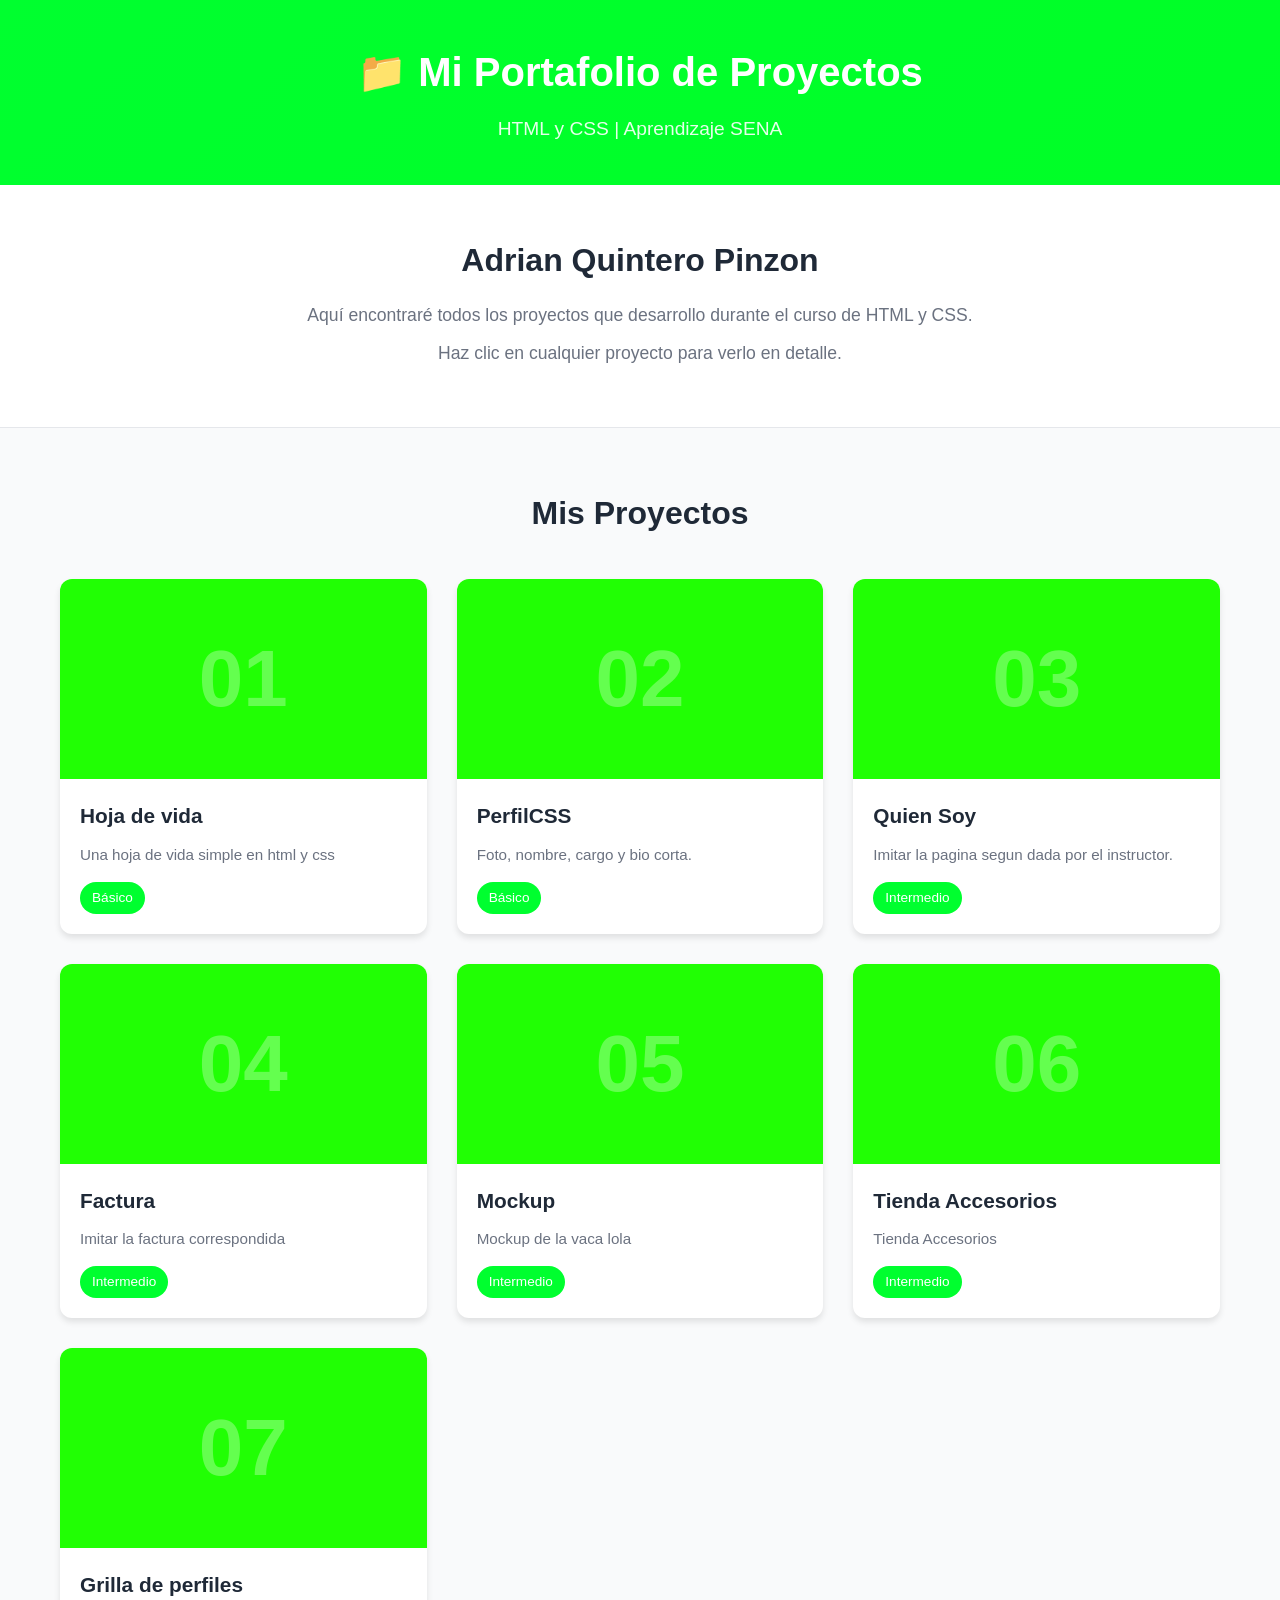
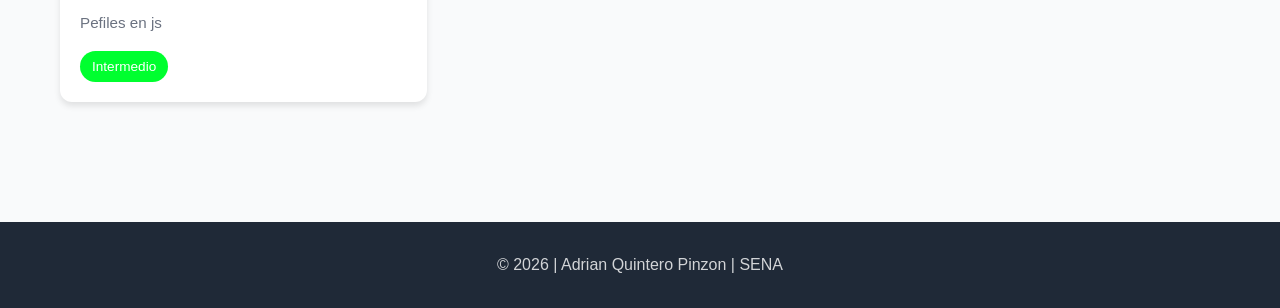
<file: index.html>
<!DOCTYPE html>
<html lang="es">
<head>
    <meta charset="UTF-8">
    <meta name="viewport" content="width=device-width, initial-scale=1.0">
    <title>Mis Proyectos | Portafolio de Estudiante</title>
    <link rel="stylesheet" href="./styles.css">
</head>
<body>
    <!-- Header / Encabezado -->
    <header class="header">
        <div class="container">
            <h1 class="titulo">📁 Mi Portafolio de Proyectos</h1>
            <p class="subtitulo">HTML y CSS | Aprendizaje SENA</p>
        </div>
    </header>

    <!-- Sección Hero - Presentación -->
    <section class="hero">
        <div class="container">
            <h2>Adrian Quintero Pinzon</h2>
            <p>Aquí encontraré todos los proyectos que desarrollo durante el curso de HTML y CSS.</p>
            <p>Haz clic en cualquier proyecto para verlo en detalle.</p>
        </div>
    </section>

    <!-- Galería de Proyectos -->
    <main class="main">
        <div class="container">
            <h2 class="section-title">Mis Proyectos</h2>

            <div class="galeria">
                <!-- Proyecto 1 -->
                <a href="./Proyecto 1/index.html" class="proyecto-card">
                    <div class="proyecto-imagen proyecto-1">
                        <span class="numero-proyecto">01</span>
                        <div class="overlay">
                            <span class="ver-mas">Ver Proyecto →</span>
                        </div>
                    </div>
                    <div class="proyecto-info">
                        <h3>Hoja de vida</h3>
                        <p>Una hoja de vida simple en html y css</p>
                        <span class="etiqueta">Básico</span>
                    </div>
                </a>

                <a href="./Proyecto 2/index.html" class="proyecto-card">
                    <div class="proyecto-imagen proyecto-1">
                        <span class="numero-proyecto">02</span>
                        <div class="overlay">
                            
                        </div>
                    </div>
                    <div class="proyecto-info">
                        <h3>PerfilCSS</h3>
                        <p>Foto, nombre, cargo y bio corta.</p>
                        <span class="etiqueta">Básico</span>
                    </div>
                </a>

                <!-- Proyecto 2 -->
                <a href="./Proyecto 3/index.html" class="proyecto-card">
                    <div class="proyecto-imagen proyecto-2">
                        <span class="numero-proyecto">03</span>
                        <div class="overlay">
                            <span class="ver-mas">Ver Proyecto →</span>
                        </div>
                    </div>
                    <div class="proyecto-info">
                        <h3>Quien Soy</h3>
                        <p>Imitar la pagina segun dada por el instructor.</p>
                        <span class="etiqueta">Intermedio</span>
                    </div>
                </a>

                <a href="./Proyecto 4/index.html" class="proyecto-card">
                    <div class="proyecto-imagen proyecto-2">
                        <span class="numero-proyecto">04</span>
                        <div class="overlay">
                            <span class="ver-mas">Ver Proyecto →</span>
                        </div>
                    </div>
                    <div class="proyecto-info">
                        <h3>Factura</h3>
                        <p>Imitar la factura correspondida</p>
                        <span class="etiqueta">Intermedio</span>
                    </div>
                </a>

                
                <a href="./Proyecto 5/index.html" class="proyecto-card">
                    <div class="proyecto-imagen proyecto-2">
                        <span class="numero-proyecto">05</span>
                        <div class="overlay">
                            <span class="ver-mas">Ver Proyecto →</span>
                        </div>
                    </div>
                    <div class="proyecto-info">
                        <h3>Mockup</h3>
                        <p>Mockup de la vaca lola</p>
                        <span class="etiqueta">Intermedio</span>
                    </div>
                </a>
             
                  <a href="./Proyecto 6/index.html" class="proyecto-card">
                    <div class="proyecto-imagen proyecto-2">
                        <span class="numero-proyecto">06</span>
                        <div class="overlay">
                            <span class="ver-mas">Ver Proyecto →</span>
                        </div>
                    </div>
                    <div class="proyecto-info">
                        <h3>Tienda Accesorios</h3>
                        <p>Tienda Accesorios</p>
                        <span class="etiqueta">Intermedio</span>
                    </div>
                </a>
             
                <a href="./Proyecto7/index.html" class="proyecto-card">
                    <div class="proyecto-imagen proyecto-2">
                        <span class="numero-proyecto">07</span>
                        <div class="overlay">
                            <span class="ver-mas">Ver Proyecto →</span>
                        </div>
                    </div>
                    <div class="proyecto-info">
                        <h3>Grilla de perfiles</h3>
                        <p>Pefiles en js</p>
                        <span class="etiqueta">Intermedio</span>
                    </div>
                </a>
             
             

                <!-- Agregar más proyectos copiando el bloque anterior -->
            </div>
        </div>
    </main>

    <!-- Footer -->
    <footer class="footer">
        <div class="container">
            <p>&copy; 2026 | Adrian Quintero Pinzon | SENA</p>
        </div>
    </footer>
</body>
</html>
</file>
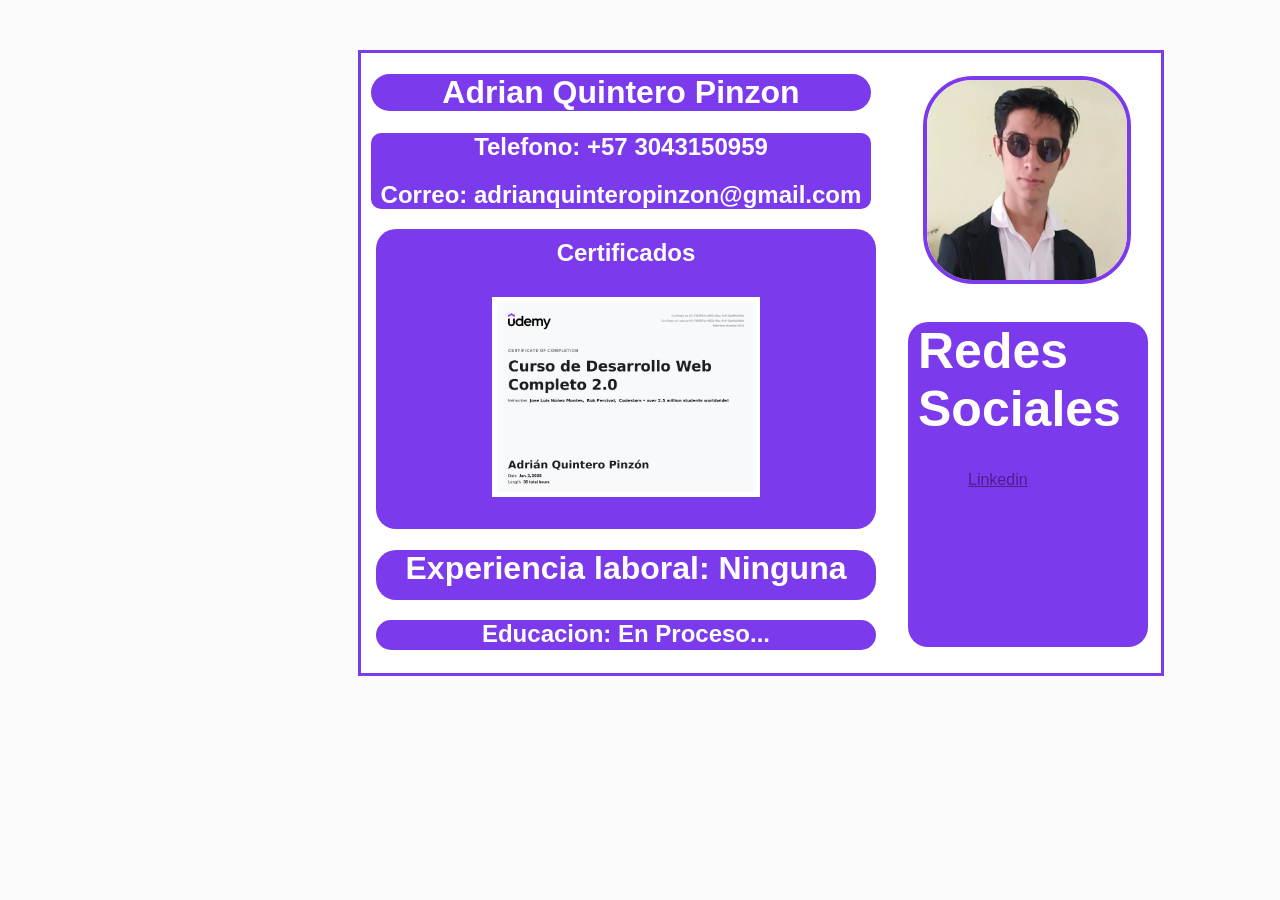
<file: Proyecto 1/index.html>
<!DOCTYPE html>
<html lang="en">

<head>
    <meta charset="UTF-8">
    <meta name="viewport" content="width=device-width, initial-scale=1.0">
    <title>Hoja De Vida</title>
    <link rel="stylesheet" href="./style.css">
</head>

<body>

    <div class="Container">
        <div class="Box-Nombre">
            <h1>Adrian Quintero Pinzon</h1>
        </div>
        <div class="Box-Contacto">
            <h2>Telefono: +57 3043150959</h2>
            <h2>Correo: adrianquinteropinzon@gmail.com</h2>
        </div>
        <div class="Box">
        </div>
        <div class="Box-Certificados">
            <h2 style="padding: 10px;">Certificados</h2>
            <img class="Certificado" src="./UC-736387cb-0952-40ac-9c1f-12adf1b2c9bb.jpg" alt="Certificado">
        </div>
        <div class="Box-Xp">
            <h1>Experiencia laboral: Ninguna</h1>
        </div>
        <div class="Box-Educacion">
            <h2>Educacion: En Proceso...</h2>
        </div>
    </div>
    <div style="margin-top: -600px;" class="Columna2">
        <img style="border: 4px solid #7C3AED; border-radius: 50px;   height: 200px; margin-left: 915px;"
            src="./1740573912037.jpg" alt="Imagen">
    </div>
    <div style="
    margin-left: 900px;
" class="Box-Redes">
        <h1 style="font-size: 50px;
    margin-left: 10px;">Redes Sociales</h1>
        <a style="margin-left: 60px;" href="">Linkedin</a>
    </div>
</body>

</html>
</file>
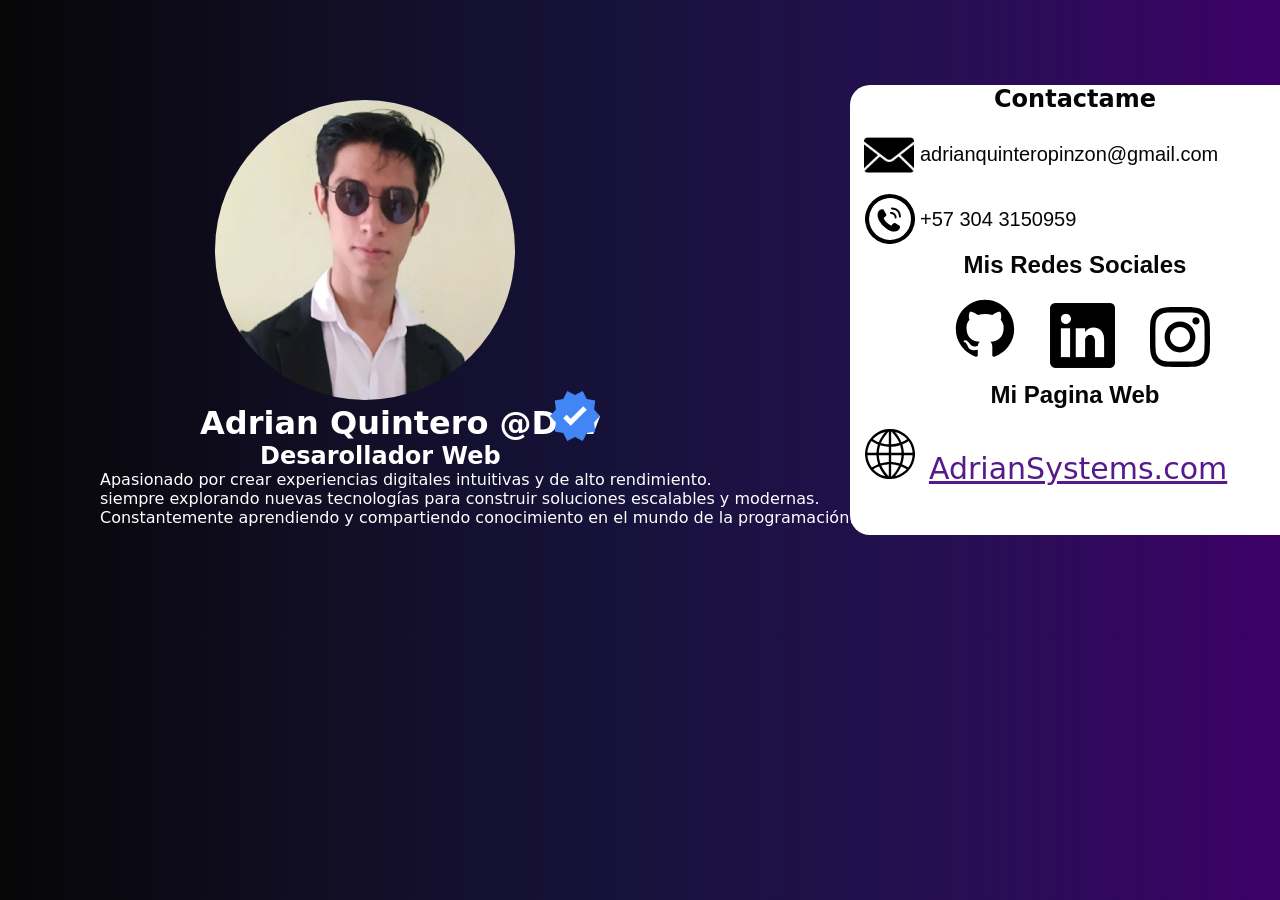
<file: Proyecto 2/index.html>
<!DOCTYPE html>
<html lang="en">
<head>
    <meta charset="UTF-8">
    <meta name="viewport" content="width=device-width, initial-scale=1.0">
    <title>Perfil CSS</title>
    <link rel="stylesheet" href="style.css">
</head>
<body>
      <div class="container-box1">
    <div class="container-box2">
        <img  style="height: 300px; border-radius: 50%; margin-left: 15px;"  src="./1740573912037.jpg" alt="">
         <h1 class="text1">Adrian Quintero @Dev</h1>
         <h2 class="text2">Desarollador Web</h2>
         <div class="Text-bio">
         <p class="Text9">Apasionado por crear experiencias digitales intuitivas y de alto rendimiento.</p>
         <p class="Text10">siempre explorando nuevas tecnologías para construir soluciones escalables y modernas.</p>
         <p class="Text11">Constantemente aprendiendo y compartiendo conocimiento en el mundo de la programación.</p>
         </div>
         <img style="height: 50px; margin-top: -150px; margin-bottom: 100px; margin-left: 350px; "  src="./google-verified-seeklogo.svg" alt="">
             <div class="container-box3">
                <h2 class="text3">Contactame</h2>
                <p class="Text4">adrianquinteropinzon@gmail.com</p>
                <img class="correo-electronico"   src="./correo-electronico.png" alt="correo-electronico">
                <div class="container-box4">
                <img class="contact-icon"  src="./contact-icon.svg" alt="contact-icon">
                <p class="Text5">+57 304 3150959</p>
                </div>
                <div class="container-box5">
                    <h2 class="Text6">Mis  Redes Sociales</h2>
                    <img  class="github-logo"  src="./logogt.svg" alt="github_logo_">
                    <div class="container-box6">
                        <img class="Linkedin-logo" src="./linkedin-seeklogo.png" alt="linkedin-seeklogo">
                    </div>
                    <div class="container-box7">
                        <img class="Instagram-logo"  src="./black-instagram-icon.svg" alt="Instagram">
                    </div>
                    <div class="container-box8">
                        <h2 class="Text7">Mi Pagina Web</h2>
                        <img  class="pagina-web" src="./1873373.svg" alt="pagina-web">
                        <a class="Text8"  href="">AdrianSystems.com</a>
                    </div>
                </div>
              </div>
    </div>
         </div>
</body>
</html>
</file>
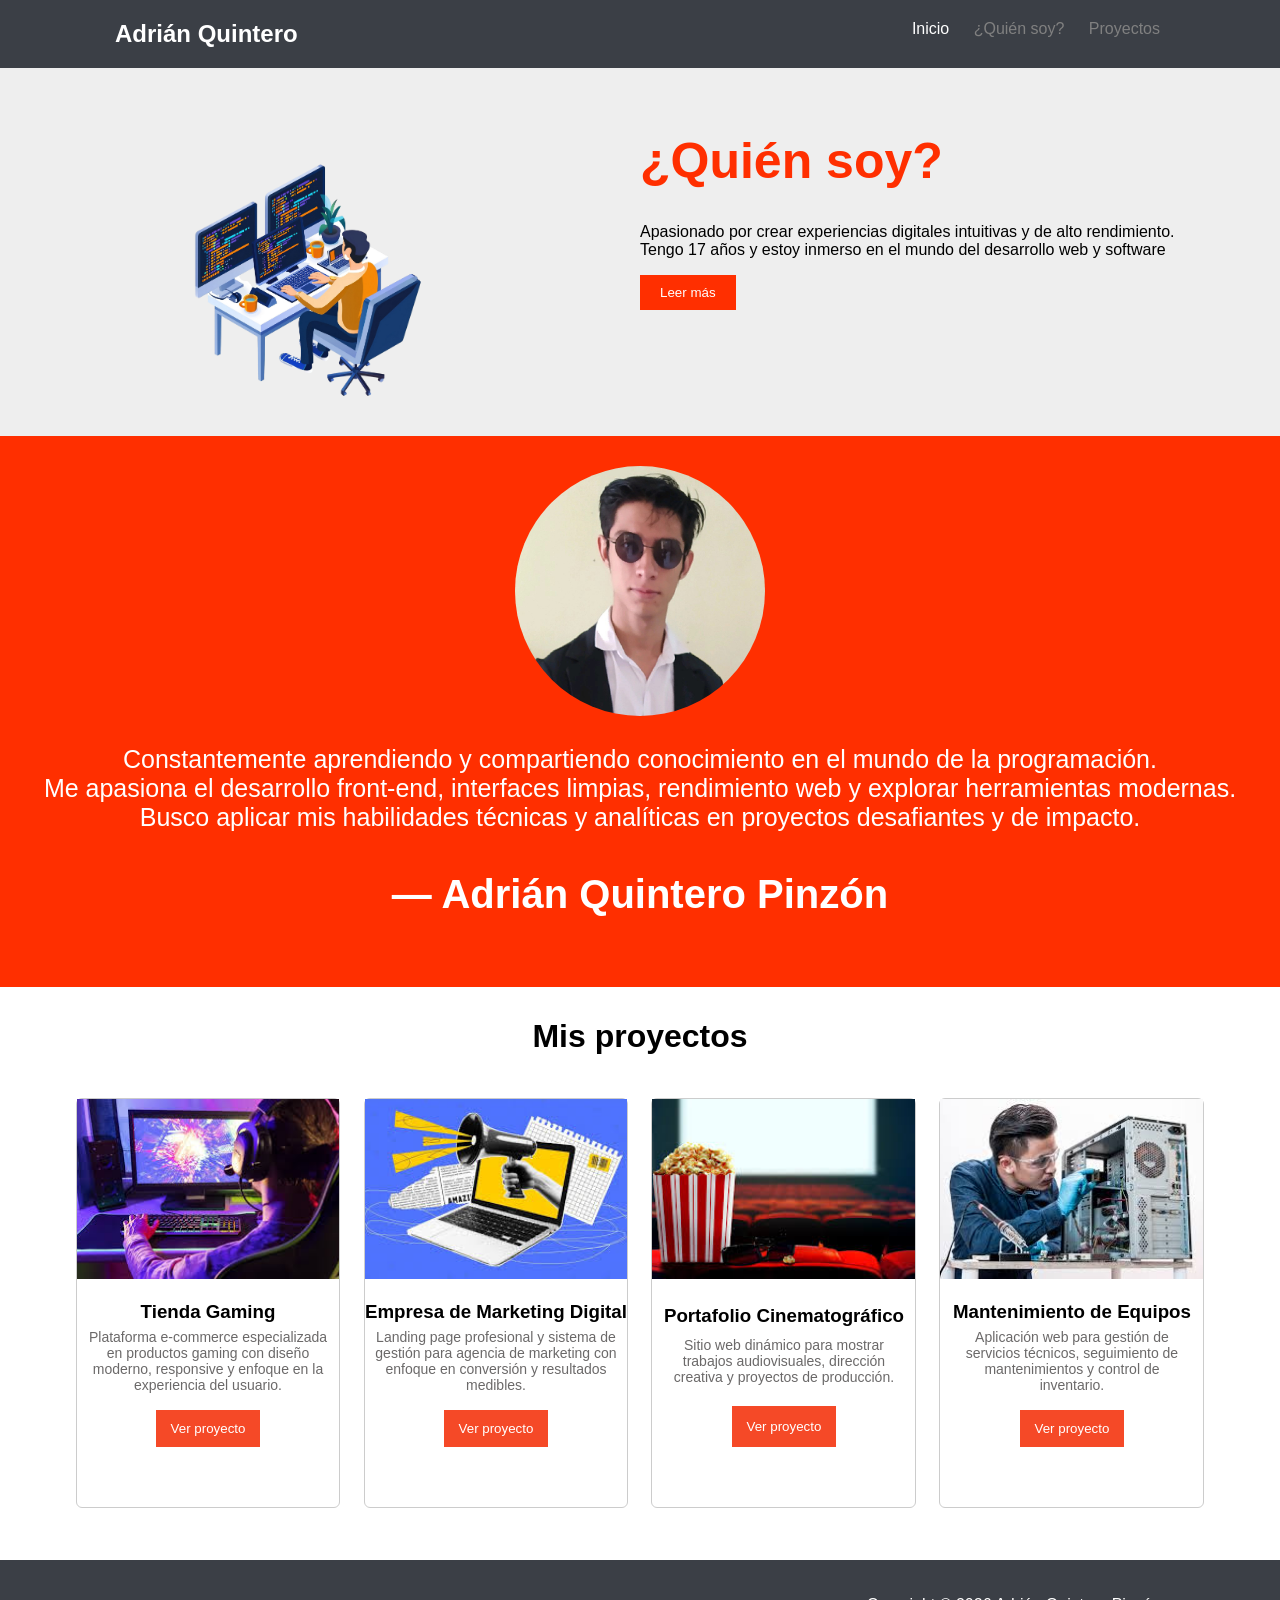
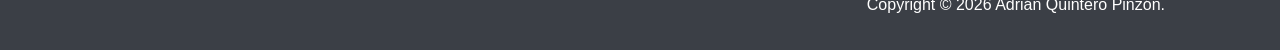
<file: Proyecto 3/index.html>
<!DOCTYPE html>
<html lang="es">
<head>
    <meta charset="UTF-8">
    <meta name="viewport" content="width=device-width, initial-scale=1.0">
    <title>Adrián Quintero Pinzón - Portafolio</title>
    <link rel="stylesheet" href="styles.css">
</head>
<body>

    <div class="menu">
        <h2 class="logo">Adrián Quintero</h2>
        <ul class="navegacion">
            <li><a href="#inicio">Inicio</a></li>
            <li><a style="color: gray;" href="#quien-soy">¿Quién soy?</a></li>
            <li><a style="color: gray;" href="#proyectos">Proyectos</a></li>
        </ul>
    </div>

    <div class="yo" id="quien-soy">
        <div class="principal" id="inicio">
            <div class="imagen">
                <img src="./—Pngtree—developers are coding programs on_14867886.png" alt="Banner o foto principal">
            </div>
            <div class="texto">
                <h1>¿Quién soy?</h1>
                <p>
                    Apasionado por crear experiencias digitales intuitivas y de alto rendimiento.<br>
                    Tengo 17 años y estoy inmerso en el mundo del desarrollo web y software
                </p>
                <button class="Button1">Leer más</button>
            </div>
        </div>

        <div class="sobre-mi">
            <img class="foto" src="./image2.jpg" alt="Foto de Adrián Quintero Pinzón">
            <p style="font-size: 25px;">
                Constantemente aprendiendo y compartiendo conocimiento en el mundo de la programación.<br>
                Me apasiona el desarrollo front-end, interfaces limpias, rendimiento web y explorar herramientas modernas.<br>
                Busco aplicar mis habilidades técnicas y analíticas en proyectos desafiantes y de impacto.
            </p>
            <h3 style="font-size: 40px;">— Adrián Quintero Pinzón</h3>
        </div>

        <div class="proyectos" id="proyectos">
            <h1>Mis proyectos</h1>
        </div>

        <div class="contenedor-proyectos">
            <div class="tarjeta">
                <img src="./image3.jpg" alt="Tienda Gaming">
                <h3>Tienda Gaming</h3>
                <p>
                    Plataforma e-commerce especializada en productos gaming con diseño moderno, responsive y enfoque en la experiencia del usuario.
                </p>
                <button>Ver proyecto</button>
            </div>

            <div class="tarjeta">
                <img src="./image4.jpg" alt="Proyecto 2">
                <h3>Empresa de Marketing Digital</h3>
                <p>
                    Landing page profesional y sistema de gestión para agencia de marketing con enfoque en conversión y resultados medibles.
                </p>
                <button>Ver proyecto</button>
            </div>

            <div class="tarjeta">
                <img src="./image5.jpg" alt="Proyecto 3">
                <h3>Portafolio Cinematográfico</h3>
                <p>
                    Sitio web dinámico para mostrar trabajos audiovisuales, dirección creativa y proyectos de producción.
                </p>
                <button>Ver proyecto</button>
            </div>


            
            <div class="tarjeta">
                <img src="./images6.jpg" alt="Proyecto 4">
                <h3>Mantenimiento de Equipos</h3>
                <p>
                    Aplicación web para gestión de servicios técnicos, seguimiento de mantenimientos y control de inventario.
                </p>
                <button>Ver proyecto</button>
            </div>
        </div>
    </div>

    <footer class="footer">
      <p style="margin-right: 95px;">   Copyright © 2026 Adrián Quintero Pinzón. </p> 
    </footer>

</body>
</html>
</file>
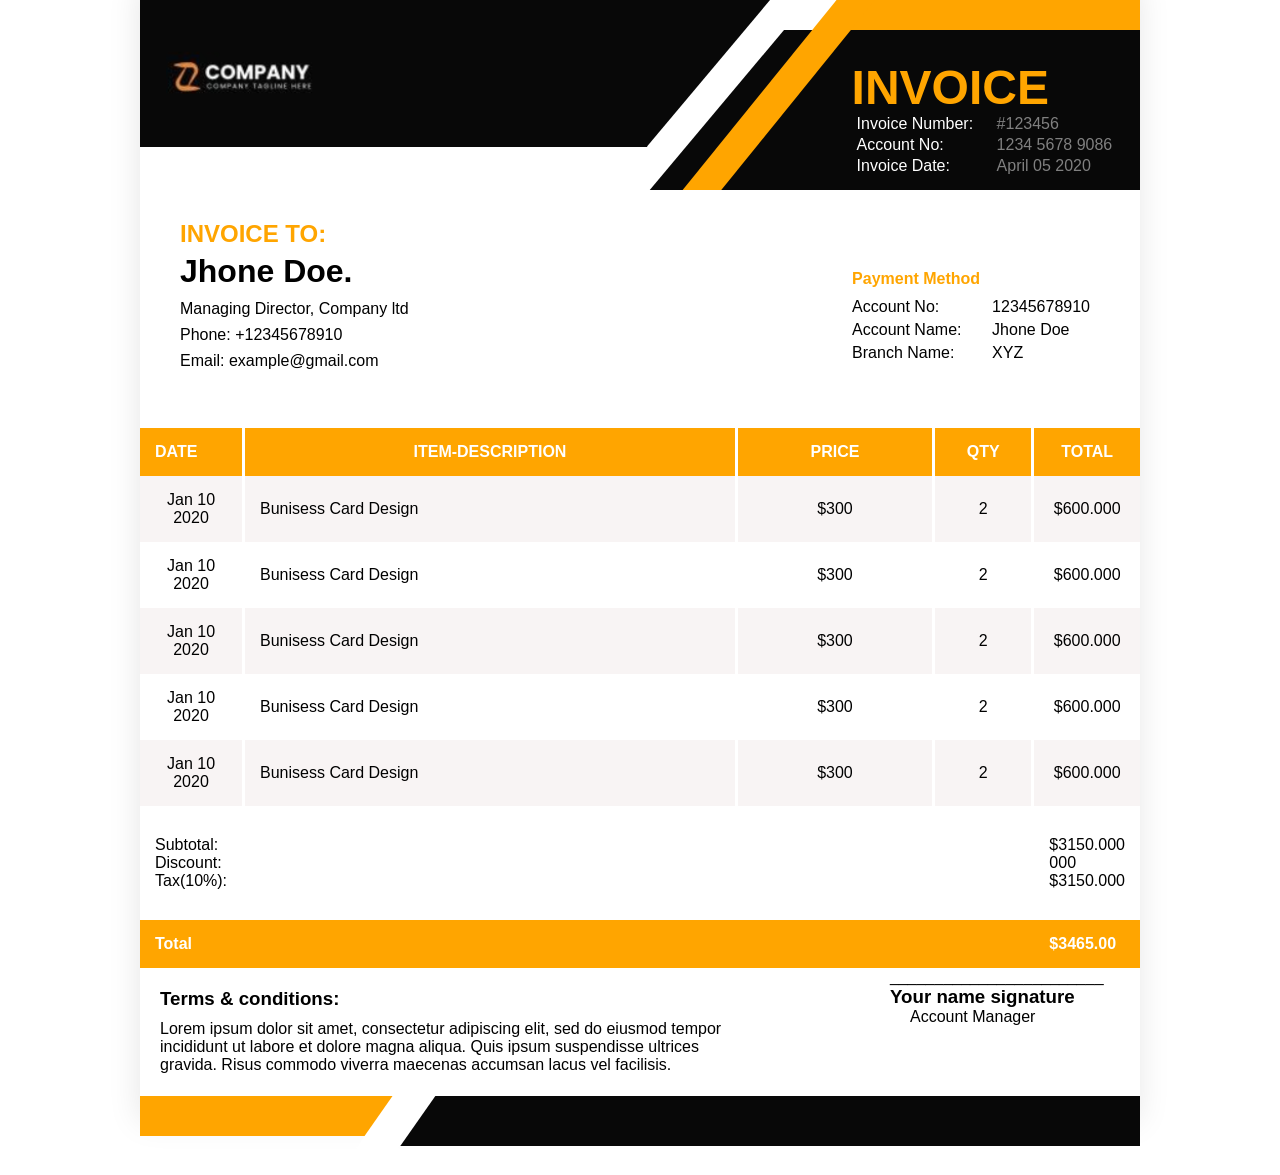
<file: Proyecto 4/index.html>
<!DOCTYPE html>
<html lang="en">

<head>
  <meta charset="UTF-8">
  <meta name="viewport" content="width=device-width, initial-scale=1.0">
  <title>Factura</title>
  <link rel="stylesheet" href="style.css">
</head>

<body>
  <div class="page">
    <!-- Cabeza de la pagina -->
    <header>
      <div class="header-box-left">
        <img src="./zCompany.png" alt="logo_compañia">
      </div>
      <div class="header-box-right">
        <div class="franja-blanca1"></div>
        <div class="franja-blanca2"></div>
        <div class="franja-naranja"></div>
        <div class="franja-naranja2"></div>
        <div class="Box-container">
          <h1 class="text1">INVOICE</h1>
          <div class="info-factura">
            <div class="Factura-box">
              <span class="Factura1">Invoice Number:</span>
              <span class="Factura2">#123456</span>
            </div>
            <div class="Factura-box">
              <span class="Factura1">Account No:</span>
              <span class="Factura2">1234 5678 9086</span>
            </div>
            <div class="Factura-box">
              <span class="Factura1">Invoice Date:</span>
              <span class="Factura2">April 05 2020</span>
            </div>
          </div>
        </div>
      </div>
    </header>
    <!-- Seccion principal de la pagina -->

    <main class="cuerpo-factura">
      <div class="info-factura2">
        <div class="informacion-box">
          <div class="informacion1">

            <h2 style="margin-bottom: 15px;" class="text2">INVOICE TO:</h2>
            <h1 style="margin-bottom: 10px; margin-top: -10px;">Jhone Doe.</h1>
            <p>Managing Director, Company ltd</p>
            <p>Phone: +12345678910</p>
            <p>Email: example@gmail.com</p>
          </div>
          <div class="metodo-pago">
            <h2 class="text3">Payment Method</h2>
            <div style="display: grid; grid-template-columns: 140px 1fr; margin-bottom: 5px;" class="metodopago2">
              <span>Account No:</span>
              <span>12345678910</span>
            </div>
            <div style="display: grid; grid-template-columns: 140px 1fr; margin-bottom: 5px;" class="metodopago2">
              <span>Account Name:</span>
              <span>Jhone Doe</span>
            </div>
            <div style="display: grid; grid-template-columns: 140px 1fr; margin-bottom: 5px;" class="metodopago2">
              <span>Branch Name:</span>
              <span>XYZ</span>
            </div>
          </div>
        </div>
        <section class="tablas-factura1">
          <table>
            <thead class="tablas-factura2">
              <tr>
                <th class="Date">Date</th>
                <th class="Descripcion">Item-description</th>
                <th class="Precio">Price</th>
                <th class="Cantidad">QTY</th>
                <th class="Total">Total</th>
              </tr>
            </thead>
            <tbody>
              <tr class="tablas-factura3">
                <td>Jan 10 2020</td>
                <td>Bunisess Card Design</td>
                <td>$300</td>
                <td>2</td>
                <td>$600.000</td>
              </tr class="tablas-factura3">
              <tr>
                <td>Jan 10 2020</td>
                <td>Bunisess Card Design</td>
                <td>$300</td>
                <td>2</td>
                <td>$600.000</td>
              </tr class="tablas-factura3">
              <tr>
                <td>Jan 10 2020</td>
                <td>Bunisess Card Design</td>
                <td>$300</td>
                <td>2</td>
                <td>$600.000</td>
              </tr class="tablas-factura3">
              <tr>
                <td>Jan 10 2020</td>
                <td>Bunisess Card Design</td>
                <td>$300</td>
                <td>2</td>
                <td>$600.000</td>
              </tr class="tablas-factura3">
              <tr>
                <td>Jan 10 2020</td>
                <td>Bunisess Card Design</td>
                <td>$300</td>
                <td>2</td>
                <td>$600.000</td>
              </tr>
            </tbody>
            <tfoot>
              <tr>
                <td>
                  Subtotal:
                </td>
                <td>

                </td>
                <td>

                </td>
                <td>

                </td>
                <td>
                  $3150.000
                </td>
              </tr>
              <tr>
                <td>
                  Discount:
                </td>
                <td>

                </td>
                <td>

                </td>
                <td>

                </td>
                <td>
                  000
                </td>
              </tr>
              <tr>
                <td>
                  Tax(10%):
                </td>
                <td>

                </td>
                <td>

                </td>
                <td>

                </td>
                <td>
                  $3150.000
                </td>
              </tr>
              <tr class="Total2">
                <td>
                  Total
                </td>
                <td>

                </td>
                <td>

                </td>
                <td>

                </td>
                <td>
                  $3465.00
                </td>
              </tr>
            </tfoot>

          </table>
        </section>
      </div>
    </main>
    <!-- Footer de la pagina-->
    <footer>
      <div class="Box-container2">
        <div class="Terms-and-conditions">
          <h3 class="text4">Terms & conditions:</h3>
          <p class="text5">Lorem ipsum dolor sit amet, consectetur adipiscing elit, sed do eiusmod tempor incididunt ut
            labore et dolore magna aliqua. Quis ipsum suspendisse ultrices gravida. Risus commodo viverra maecenas
            accumsan lacus vel facilisis.</p>
        </div>
        <div class="Your-name-signature">
          <p>________________________</p>
          <h3>Your name signature</h3>
          <p class="text6">Account Manager</p>
          <div class="figures">
            <div class="black-figure2"></div>
            <div class="white-figure"></div>
            <div class="orange-figure"></div>
          </div>
        </div>
      </div>
    </footer>
  </div>
</body>

</html>
</file>
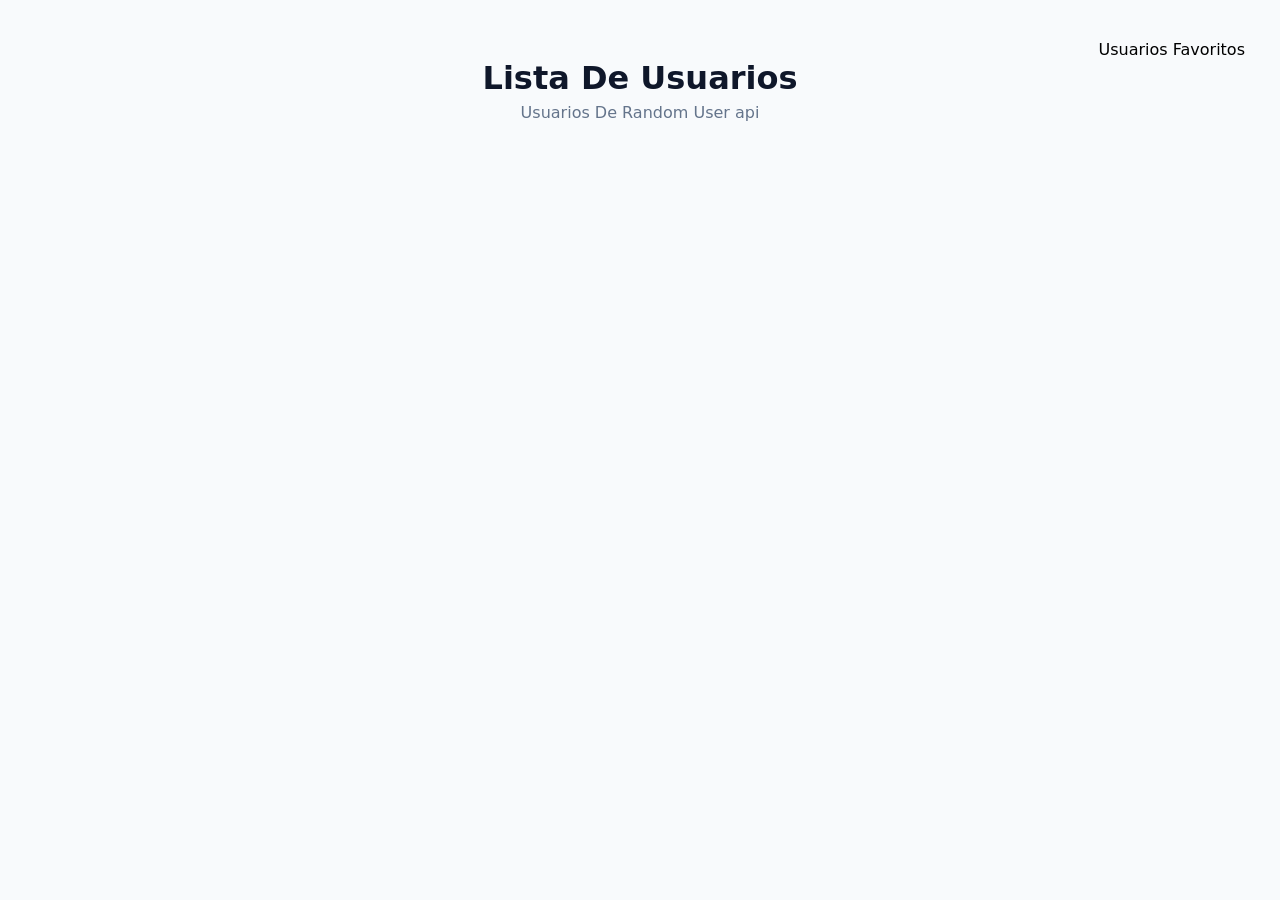
<file: Proyecto7/index.html>
<!DOCTYPE html>
<html lang="en">

<head>
    <meta charset="UTF-8">
    <meta name="viewport" content="width=device-width, initial-scale=1.0">
    <title>Perfiles</title>
    <link rel="stylesheet" href="./Styles/styles.css">
</head>

<body>

<header>
    <nav class="nav-bar">
        <a href="./Favoritos.html">Usuarios Favoritos</a>
    </nav>
</header>

    <section class="section-users">
        <h1 class="text1">Lista De Usuarios</h1>
        <p class="text2">Usuarios De Random User api</p>
        <div class="container-perfiles" id="container-perfiles"></div>
    </section>
    <script src="./js/main.js"></script>
</body>

</html>
</file>
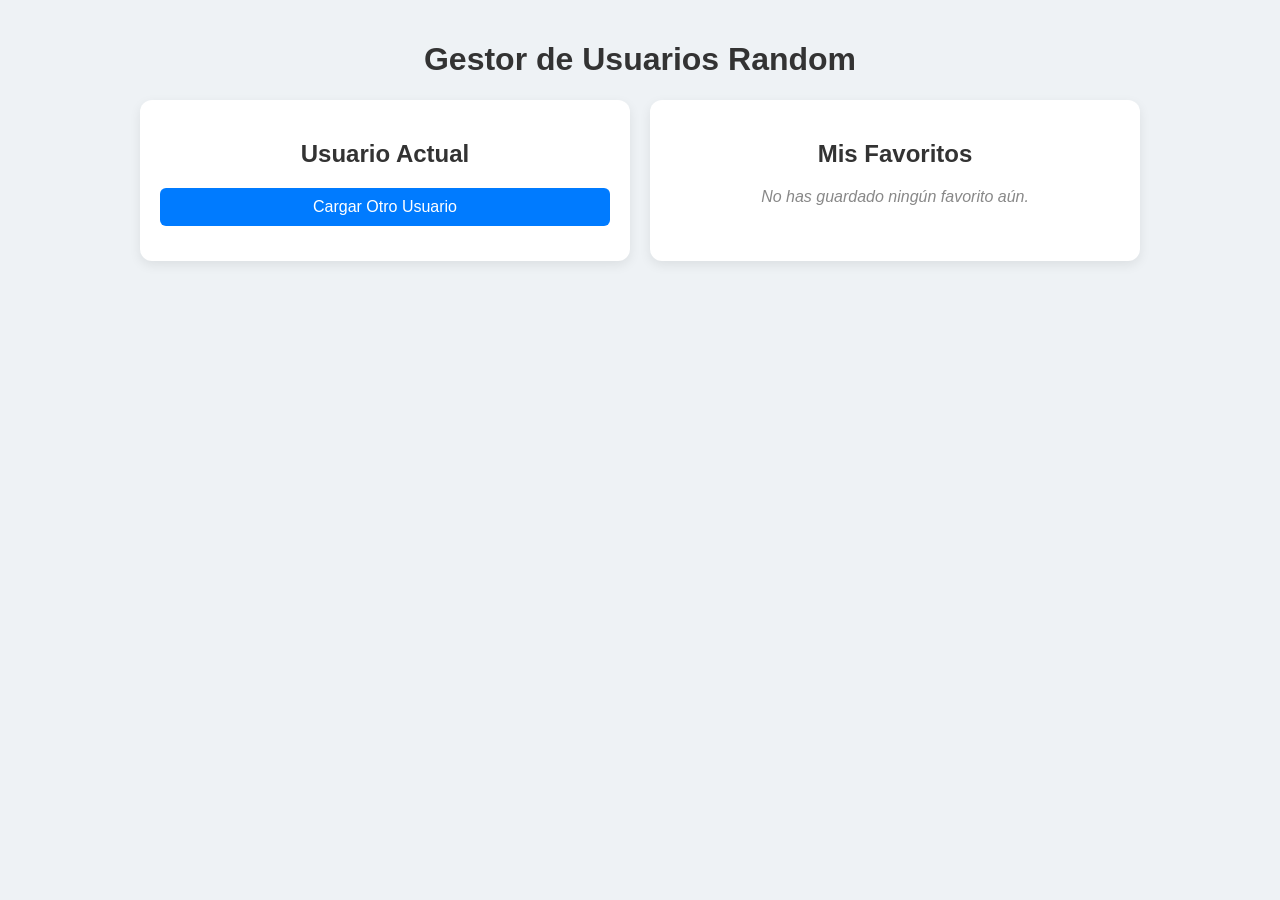
<file: Proyecto7/Favoritos.html>
<!DOCTYPE html>
<html lang="es">
<head>
    <meta charset="UTF-8">
    <meta name="viewport" content="width=device-width, initial-scale=1.0">
    <title>Buscador de Usuarios y Favoritos</title>
    <style>
        body {
            font-family: 'Segoe UI', Tahoma, Geneva, Verdana, sans-serif;
            background-color: #eef2f5;
            margin: 0;
            padding: 20px;
        }

        h1, h2 {
            text-align: center;
            color: #333;
        }

        .main-layout {
            display: flex;
            flex-wrap: wrap;
            gap: 20px;
            max-width: 1000px;
            margin: 0 auto;
        }

        .column {
            flex: 1;
            min-width: 300px;
            background: white;
            padding: 20px;
            border-radius: 12px;
            box-shadow: 0 4px 12px rgba(0,0,0,0.08);
        }

        .btn {
            width: 100%;
            padding: 10px;
            font-size: 1rem;
            background-color: #007bff;
            color: white;
            border: none;
            border-radius: 6px;
            cursor: pointer;
            margin-bottom: 15px;
        }

        .btn:hover {
            background-color: #0056b3;
        }

        .btn-fav {
            background-color: #28a745;
            margin-top: 10px;
        }

        .btn-fav:hover {
            background-color: #218838;
        }

        .btn-danger {
            background-color: #dc3545;
            margin-top: 10px;
        }

        .btn-danger:hover {
            background-color: #c82333;
        }

        .user-card {
            border: 1px solid #e0e0e0;
            border-radius: 8px;
            padding: 15px;
            margin-bottom: 15px;
            background: #fafafa;
        }

        .user-header {
            display: flex;
            align-items: center;
            gap: 15px;
            margin-bottom: 10px;
        }

        .user-header img {
            border-radius: 50%;
            width: 60px;
            height: 60px;
        }

        .info-item {
            font-size: 0.88rem;
            color: #555;
            margin: 4px 0;
        }

        .empty-msg {
            text-align: center;
            color: #888;
            font-style: italic;
        }
    </style>
</head>
<body>

    <h1>Gestor de Usuarios Random</h1>

    <div class="main-layout">
        <!-- Columna para explorar usuarios aleatorios -->
        <div class="column">
            <h2>Usuario Actual</h2>
            <button class="btn" onclick="obtenerNuevoUsuario()">Cargar Otro Usuario</button>
            <div id="usuario-actual"></div>
        </div>

        <!-- Columna para ver y gestionar la lista de favoritos -->
        <div class="column">
            <h2>Mis Favoritos</h2>
            <div id="lista-favoritos"></div>
        </div>
    </div>

    <script>
        let usuarioGuardadoTemporal = null;

        // Cargar favoritos guardados en el navegador al iniciar la página
        let favoritos = JSON.parse(localStorage.getItem('mis_favoritos_randomuser')) || [];

        async function obtenerNuevoUsuario() {
            try {
                const respuesta = await fetch('https://randomuser.me/api/');
                const datos = await respuesta.json();
                usuarioGuardadoTemporal = datos.results[0];
                renderizarUsuarioActual();
            } catch (error) {
                console.error('Error al obtener usuario:', error);
            }
        }

        function renderizarUsuarioActual() {
            const contenedor = document.getElementById('usuario-actual');
            const user = usuarioGuardadoTemporal;

            if (!user) return;

            // Comprobar si ya es favorito
            const yaEsFavorito = favoritos.some(fav => fav.login.uuid === user.login.uuid);

            contenedor.innerHTML = `
                <div class="user-card">
                    <div class="user-header">
                        <img src="${user.picture.large}" alt="Avatar">
                        <div>
                            <strong>${user.name.first} ${user.name.last}</strong><br>
                            <small>${user.location.city}, ${user.location.country}</small>
                        </div>
                    </div>
                    <div class="info-item"><strong>Email:</strong> ${user.email}</div>
                    <div class="info-item"><strong>Teléfono:</strong> ${user.phone}</div>
                    <div class="info-item"><strong>Edad:</strong> ${user.dob.age} años</div>
                    <div class="info-item"><strong>Usuario:</strong> ${user.login.username}</div>
                    
                    <button class="btn ${yaEsFavorito ? 'btn-danger' : 'btn-fav'}" 
                            onclick="${yaEsFavorito ? `eliminarDeFavoritos('${user.login.uuid}')` : 'agregarAFavoritos()'}">
                        ${yaEsFavorito ? 'Quitar de Favoritos' : '⭐ Guardar en Favoritos'}
                    </button>
                </div>
            `;
        }

        function agregarAFavoritos() {
            if (!usuarioGuardadoTemporal) return;
            
            // Agregar al arreglo
            favoritos.push(usuarioGuardadoTemporal);
            
            // Guardar en localStorage
            guardarEnStorage();

            // Actualizar ambas vistas
            renderizarUsuarioActual();
            renderizarFavoritos();
        }

        function eliminarDeFavoritos(uuid) {
            // Filtrar para quitar el seleccionado
            favoritos = favoritos.filter(fav => fav.login.uuid !== uuid);

            // Guardar en localStorage
            guardarEnStorage();

            // Actualizar ambas vistas
            if (usuarioGuardadoTemporal) renderizarUsuarioActual();
            renderizarFavoritos();
        }

        function guardarEnStorage() {
            localStorage.setItem('mis_favoritos_randomuser', JSON.stringify(favoritos));
        }

        function renderizarFavoritos() {
            const contenedor = document.getElementById('lista-favoritos');

            if (favoritos.length === 0) {
                contenedor.innerHTML = '<p class="empty-msg">No has guardado ningún favorito aún.</p>';
                return;
            }

            contenedor.innerHTML = favoritos.map(user => `
                <div class="user-card">
                    <div class="user-header">
                        <img src="${user.picture.thumbnail}" alt="Avatar">
                        <div>
                            <strong>${user.name.first} ${user.name.last}</strong><br>
                            <small>${user.email}</small>
                        </div>
                    </div>
                    <button class="btn btn-danger" onclick="eliminarDeFavoritos('${user.login.uuid}')">
                        Eliminar
                    </button>
                </div>
            `).join('');
        }

        // Cargar un usuario e inicializar la lista de favoritos al cargar la página
        obtenerNuevoUsuario();
        renderizarFavoritos();
    </script>

</body>
</html>
</file>
<file: styles.css>
/* ==========================================
   ESTILOS DEL PORTAFOLIO
   Para estudiantes de HTML y CSS - SENA
   ========================================== */

/* Variables de colores */
:root {
    --primary: #00ff2f;
    --secondary: #01d790;
    --accent: #0b9119b0;
    --dark: #1F2937;
    --light: #F9FAFB;
    --white: #ffffff;
    --gray: #6B7280;
}

/* Reset básico */
* {
    margin: 0;
    padding: 0;
    box-sizing: border-box;
}

body {
    font-family: 'Segoe UI', Tahoma, Geneva, Verdana, sans-serif;
    line-height: 1.6;
    color: var(--dark);
    background-color: var(--light);
}

/* Contenedor central */
.container {
    max-width: 1200px;
    margin: 0 auto;
    padding: 0 20px;
}

/* ===================
   HEADER / ENCABEZADO
   =================== */
.header {
    background: linear-gradient(135deg, var(--primary), #00ff26);
    color: var(--white);
    padding: 40px 0;
    text-align: center;
    box-shadow: 0 4px 6px rgba(0, 0, 0, 0.1);
}

.header .titulo {
    font-size: 2.5rem;
    margin-bottom: 10px;
}

.header .subtitulo {
    font-size: 1.2rem;
    opacity: 0.9;
}

/* ===================
   HERO - PRESENTACIÓN
   =================== */
.hero {
    background: var(--white);
    padding: 50px 0;
    text-align: center;
    border-bottom: 1px solid #E5E7EB;
}

.hero h2 {
    font-size: 2rem;
    color: var(--dark);
    margin-bottom: 15px;
}

.hero p {
    font-size: 1.1rem;
    color: var(--gray);
    margin-bottom: 10px;
}

/* ===================
   CONTENIDO PRINCIPAL
   =================== */
.main {
    padding: 60px 0;
}

.section-title {
    font-size: 2rem;
    text-align: center;
    margin-bottom: 40px;
    color: var(--dark);
}

/* ===================
   GALERÍA DE PROYECTOS
   =================== */
.galeria {
    display: grid;
    grid-template-columns: repeat(auto-fit, minmax(280px, 1fr));
    gap: 30px;
}

/* Tarjeta de proyecto */
.proyecto-card {
    background: var(--white);
    border-radius: 12px;
    overflow: hidden;
    box-shadow: 0 4px 6px rgba(0, 0, 0, 0.1);
    transition: transform 0.3s ease, box-shadow 0.3s ease;
    text-decoration: none;
    color: inherit;
    display: block;
}

.proyecto-card:hover {
    transform: translateY(-8px);
    box-shadow: 0 12px 24px rgba(0, 0, 0, 0.15);
}

/* Imagen del proyecto - Ahora con gradientes CSS */
.proyecto-imagen {
    position: relative;
    height: 200px;
    overflow: hidden;
    display: flex;
    align-items: center;
    justify-content: center;
    transition: transform 0.3s ease;
}

/* Gradiente para cada proyecto */
.proyecto-1 {
    background: linear-gradient(135deg, #21ff04, #21ff04);
}

.proyecto-2 {
    background: linear-gradient(135deg, #21ff04, #21ff04);
}


/* Número del proyecto */
.numero-proyecto {
    font-size: 5rem;
    font-weight: bold;
    color: rgba(255, 255, 255, 0.3);
    position: absolute;
    transition: transform 0.3s ease;
}

.proyecto-card:hover .numero-proyecto {
    transform: scale(1.1) rotate(5deg);
}

.proyecto-card:hover .proyecto-imagen {
    transform: scale(1.05);
}

/* Overlay al pasar el mouse */
.overlay {
    position: absolute;
    top: 0;
    left: 0;
    width: 100%;
    height: 100%;
    background: rgba(79, 70, 229, 0.8);
    display: flex;
    align-items: center;
    justify-content: center;
    opacity: 0;
    transition: opacity 0.3s ease;
}

.proyecto-card:hover .overlay {
    opacity: 1;
}

.ver-mas {
    color: var(--white);
    font-size: 1.2rem;
    font-weight: bold;
}

/* Información del proyecto */
.proyecto-info {
    padding: 20px;
}

.proyecto-info h3 {
    font-size: 1.3rem;
    color: var(--dark);
    margin-bottom: 10px;
}

.proyecto-info p {
    color: var(--gray);
    font-size: 0.95rem;
    margin-bottom: 15px;
}

.etiqueta {
    display: inline-block;
    background: var(--primary);
    color: var(--white);
    padding: 5px 12px;
    border-radius: 20px;
    font-size: 0.85rem;
}

/* ===================
   FOOTER / PIE DE PÁGINA
   =================== */
.footer {
    background: var(--dark);
    color: var(--white);
    text-align: center;
    padding: 30px 0;
    margin-top: 60px;
}

.footer p {
    opacity: 0.8;
}

/* ===================
   RESPONSIVE - MÓVILES
   =================== */
@media (max-width: 768px) {
    .header .titulo {
        font-size: 1.8rem;
    }

    .hero h2 {
        font-size: 1.5rem;
    }

    .galeria {
        grid-template-columns: 1fr;
    }
}
</file>
<file: Proyecto 1/style.css>
.Container{
    border: 3px solid #7C3AED;         
    background-color: #FFFFFF;
    height: 620px;
    width: 800px;
    margin-left: 350px ;
    margin-top: 50px;
    box-shadow: 10px;
}



.Box-Nombre { 
    background-color: #7C3AED;          
    color: white;
    font-family: Arial, "Helvetica Neue", Helvetica, sans-serif;
    margin-top: 10px;
    width: 500px;
    margin-left: 10px;
    text-align: center;
    border-radius: 30px;
}

body{
    background-color: #FAFAFA;         
    color: #111827;
}

    .Box-Contacto{
        background-color: #7C3AED;          
        color: white;
        margin-left: 10px;
        width: 500px;
        text-align: center;
        font-family: Arial, "Helvetica Neue", Helvetica, sans-serif;
         border-radius: 10px;
    }


.Box-Certificados{
    background-color: #7C3AED;          
    color: white;
    height: 300px;
    width: 500px;
    margin-left: 15px;
    font-family: Arial, "Helvetica Neue", Helvetica, sans-serif;
    text-align: center;
    border-radius: 20px;

}



    .Certificado{
        height: 200px;
    

    }

.Box-Xp{
    background-color: #7C3AED;          
    color: white;
    margin-left: 15px;
    border-radius: 20px;
    width: 500px;
    height: 50px;
    text-align: center;
    font-family: Arial, "Helvetica Neue", Helvetica, sans-serif;
}


.Box-Educacion{
    background-color: #7C3AED;          
    color: white;
    margin-left: 15px;
    border-radius: 20px;
    width: 500px;
    height: 30px;
    text-align: center;
    font-family: Arial, "Helvetica Neue", Helvetica, sans-serif;
}


.Box-Redes{
    background-color: #7C3AED;          
    color: white;
    height: 325px;
    width: 240px;
    border-radius: 20px;
    font-family: Arial, "Helvetica Neue", Helvetica, sans-serif;
}
</file>
<file: Proyecto 2/style.css>
* {
    margin: 0;
    padding: 0;
    box-sizing: border-box; 
}

body{
 background: linear-gradient(to right , #060607, #110e24, #17123c, #260f53, #3d0067);
 color: white;
}

.container-box1{
    margin-left: 100px;
}

.container-box2{
    margin: 100px;
}
.container-box3{
    background-color: white;
    margin-left: 650px;
    margin-top: -460px;
    height: 450px;
    width: 450px;
    border-radius: 20px;
}

.container-box4{
    margin-top: 10px;
}

.container-box5{
    margin-top: 20px;
}

.container-box6{
    margin-top: -65px;
    margin-left: 200px;
}

.container-box7{
    margin-top: -65px;
    margin-left: 300px;
}


.text1{
    font-family: system-ui, -apple-system, BlinkMacSystemFont, 'Segoe UI', Roboto, Oxygen, Ubuntu, Cantarell, 'Open Sans', 'Helvetica Neue', sans-serif;
}

.text2{
 font-family: system-ui, -apple-system, BlinkMacSystemFont, 'Segoe UI', Roboto, Oxygen, Ubuntu, Cantarell, 'Open Sans', 'Helvetica Neue', sans-serif;
 margin-left: 60px;
}

.text3{
     font-family: system-ui, -apple-system, BlinkMacSystemFont, 'Segoe UI', Roboto, Oxygen, Ubuntu, Cantarell, 'Open Sans', 'Helvetica Neue', sans-serif;
    color: #060607;
    text-align: center;
}

.Text4{
    font-size: 20px;
    margin-left: 70px;
    margin-top: 30px;
    color: #060607;
    font-family: Arial, system-ui, -apple-system, BlinkMacSystemFont, 'Segoe UI', Roboto, Oxygen, Ubuntu, Cantarell, 'Open Sans', 'Helvetica Neue', sans-serif;
}

.Text5{
    font-size: 20px;
    margin-left: 70px;
    margin-top: -40px;
    color: #060607;
    font-family: Arial, system-ui, -apple-system, BlinkMacSystemFont, 'Segoe UI', Roboto, Oxygen, Ubuntu, Cantarell, 'Open Sans', 'Helvetica Neue', sans-serif;
}

.Text6{
    text-align: center;
    color: #060607;
    font-family: Arial, system-ui, -apple-system, BlinkMacSystemFont, 'Segoe UI', Roboto, Oxygen, Ubuntu, Cantarell, 'Open Sans', 'Helvetica Neue', sans-serif;
}

.Text7{
    margin: 10px;
    text-align: center;
    color: #060607;
    font-family: Arial, system-ui, -apple-system, BlinkMacSystemFont, 'Segoe UI', Roboto, Oxygen, Ubuntu, Cantarell, 'Open Sans', 'Helvetica Neue', sans-serif;
}


.Text8{
    margin-top: -10px;
    margin-left: 10px;
    font-size: 30px;
    font-family: system-ui, -apple-system, BlinkMacSystemFont, 'Segoe UI', Roboto, Oxygen, Ubuntu, Cantarell, 'Open Sans', 'Helvetica Neue', sans-serif;
}

.Text9{
    margin-left: -100px;
    text-align: left;
    font-family: system-ui, -apple-system, BlinkMacSystemFont, 'Segoe UI', Roboto, Oxygen, Ubuntu, Cantarell, 'Open Sans', 'Helvetica Neue', sans-serif;
}

.Text10{
    margin-left: -100px;
    text-align: left;
    font-family: system-ui, -apple-system, BlinkMacSystemFont, 'Segoe UI', Roboto, Oxygen, Ubuntu, Cantarell, 'Open Sans', 'Helvetica Neue', sans-serif;
}

.Text11{
    text-align: left;
    margin-left: -100px;
    font-family: system-ui, -apple-system, BlinkMacSystemFont, 'Segoe UI', Roboto, Oxygen, Ubuntu, Cantarell, 'Open Sans', 'Helvetica Neue', sans-serif;
}


.correo-electronico{
    margin-top: -60px;
    height: 50px;
    margin-left: 14px;
}


.contact-icon{
    margin-left: 15px;
    height: 50px;
}


.github-logo{
 margin-top: 15px;
 margin-left: 100px;
 height: 70px;
}

.Linkedin-logo{
    height: 65px;
}


.Instagram-logo{
    height: 60px;
}


.pagina-web{
    height: 50px;
    margin-top: 10px;
    margin-left: 15px;
}
</file>
<file: Proyecto 3/styles.css>
body {
    margin: 0;
    font-family: Arial, Helvetica, sans-serif;
}

.menu {
    background: #3b3f46;         
    color: white;
    padding: 20px;
    overflow: hidden;
}

.logo {
    float: left;
    margin: 0;
    margin-left: 95px;
}

.navegacion {
    float: right;
    margin: 0;
    margin-right: 100px;
}

.navegacion li {
    display: inline;
    margin-left: 20px;
    font-size: 16px;
    cursor: pointer;
}

.navegacion a {
    color: white;
    text-decoration: none;
}

.principal {
    background: #eeeeee;
    padding: 30px;
    overflow: hidden;
}

.imagen {
    width:40%;
    float:left;
    margin:0;
    padding-top:60px;
}

.imagen img {
    width:50%;
    margin-left: 150px;
    object-fit: cover;
}

.texto {
    float: right;
    width: 50%;
}

.texto h1 {
    color: #ff2f00;               
    font-size: 50px;
}

.texto button {
    background: #ff2f00;       
    color: white;
    border: none;
    padding: 10px 20px;
    cursor: pointer;
}

.sobre-mi {
    background: #ff2f00;          
    color: white;
    text-align: center;
    padding: 30px;
}

.foto {
    width: 250px;
    border-radius: 150px;
}

.proyectos {
    text-align: center;
    padding: 10px;
}

.contenedor-proyectos {
    width: 90%;
    margin: auto;
    overflow: hidden;
}

.tarjeta{
    width:23%;
    float:left;
    margin:1%;
    background:white;
    border:1px solid #ccc;
    text-align:center;
    box-sizing:border-box;
    height:410px; 
    padding-bottom:60px; 
    border-radius: 6px;
    display: grid;
    justify-items: center;
}


.tarjeta img {
    width: 100%;
    height: 180px;
    object-fit: cover;
}


.tarjeta p{
    font-size:14px;
    color:#6B6969;
    padding:0 10px;
    margin-top: -16px;
}

.tarjeta button{
    background:#F54927;
    color:white;
    border:none;
    padding:10px 15px;
}


 .Button1 {
    background: #ff2f00;          
    color: white;
    border: none;
    padding: 10px 15px;
    cursor: pointer;
}


.footer {
    background: #3b3f46;     
    text-align: right;    
    color: white;
    padding: 20px;
    margin-top: 40px;
}


@media screen and (max-width: 1024px) {
    .logo {
        margin-left: 50px;
    }

    .navegacion {
        margin-right: 50px;
    }

    .principal {
        padding: 20px;
    }

    .imagen, .texto {
        width: 100%;
        float: none;
        text-align: center;
    }

    .imagen img {
        margin-left: 0;
        margin-bottom: 20px;
    }

    .texto h1 {
        font-size: 40px;
    }

    .texto p {
        font-size: 18px;
    }

    .tarjeta {
        height: 420px;
        width: 45%;
        margin: 20px 2.5%;
    }
}

@media screen and (max-width: 768px) 
    

    {
    .menu {
        padding: 15px;
    }

    .logo {
        margin-left: 20px;
        float: none;
        text-align: center;
    }

    .navegacion {
        margin-right: 0;
        float: none;
        text-align: center;
        margin-top: 10px;
    }

    .navegacion li {
        display: block;
        margin: 10px 0;
    }

    .texto h1 {
        font-size: 32px;
    }

    .contenedor-proyectos{
        display: flex;
        flex-wrap: wrap;
    }




    .tarjeta {
        height: 10%;
        width: 90%;
        margin: 10px auto;
    }

    .sobre-mi p {
        font-size: 20px;
    }

    .sobre-mi img.foto {
        width: 200px;
    }
}

@media (max-width: 300px){

.principal{
    padding:20px 0px;
    max-height: 390px;
}

.texto h1{
    font-size:24px;
}

.texto button{
    font-size:16px;
    padding:8px;
}

 .tarjeta{
       width:100%;
       margin:2%;
       height:auto;
       padding-bottom:20px;
    }

    .tarjeta button{
        transform:none;
        margin-top:10px;
    }

}
</file>
<file: Proyecto 4/style.css>
* {
    box-sizing: border-box;
    margin: 0;
    }
.page{
    margin: 0 auto;
    max-width: 1000px;
    width: 100%;
    box-shadow: -1px -15px 30px rgba(0, 0, 0, 0.1);
}

body{
    font-family: Arial, Helvetica, sans-serif;
}

.franja-blanca1{
    height: 30px;
    width: 500px;
    margin-left: -120px;
    transform: rotate(310deg);
    background-color: white;

}

.franja-blanca2{
    background-color: white;
    height: 30px;
    width: 100px;
    margin-left: 130px; 
    margin-top: -30px;
}


.franja-naranja{
    background-color: orange;
    width: 300px;
    height: 30px;
    margin-top: -30px;
    margin-left: 200px;
    margin-bottom: 40px;
}


.franja-naranja2{
    background-color: orange;
    width: 330px; 
    height: 30px;
    margin-left: -25px;
    transform: rotate(309deg);
}




.Box-container{
    margin-top: -40px;
}

.header-box-left{
    display: flex;
    align-items: center;
    height: 147px;
    background-color:#080808;
    padding-left: 26px;
    width: 100%;
    overflow: hidden;
}

.header-box-right{
    height: 190px;
    width: 100%;
    background-color: #080808;
    overflow: hidden;
}


header {
    width: 100%;
    height: 120px;
    display:flex;
}

.text1{
    margin-left: 205px;
    color: orange;
    font-size: 3rem;
    text-transform: uppercase;
}

.Factura1{
    color: white;
}

.Factura2{
    color: gray;
}

.informacion1{
     margin-left: 40px;
     display: grid;
     justify-content: left;
}

.informacion1 p{
    margin-bottom: 8px;
}



.info-factura{
    margin-left: 170px;
}

.Factura-box{
    display: grid;
    grid-template-columns: 140px 1fr;
    text-align: left;
    margin-left: 40px;
    margin-bottom: 3px;
}

.div-white{
    background-color: white;
    z-index: 10;
    border-color: #ff0000;
}

.info-factura2{
    margin-top: 100px;
}

.text2{
    color: orange;
}

.metodo-pago{
   margin-right: 50px;
   margin-top: 50px;
}




.text3{
    color: orange;
    font-size: 1rem;
    margin-bottom: 10px;
}


.tablas-factura1{
    margin-top: 50px;
    background-color: orange;
}

.tablas-factura2{
    margin: 10px;
}


.Date{
    width: 10%;
    text-align: left;
    margin: 10px;
    color: white;
    padding: 15px;
    text-transform: uppercase;
    white-space: nowrap;
}

.Descripcion{
    width: 50%;
    text-align: center;
     margin: 10px;
    color: white;
    padding: 15px;
    text-transform: uppercase;
    white-space: nowrap;
}

.Precio{
     width: 20%;
     margin: 10px;
    color: white;
    padding: 15px;
    text-transform: uppercase;
    white-space: nowrap;
}


.Cantidad{
    width: 10%;
     margin: 10px;
    color: white;
    padding: 15px;
    text-transform: uppercase;
    white-space: nowrap;
}


.Total{
    width: 10%;
    text-align: center;
     margin: 10px;
    color: white;
    padding: 15px;
    text-transform: uppercase;
}

table th, table td{
    border-right: 3px solid white;
}

table th:last-child, table td:last-child{
    border-right: 0px solid white;
}


table{
    width: 100%;
    border-spacing: 0px;
}

tbody td{
    text-align: center;
    padding: 15px;
    background-color: rgb(248, 244, 244);
}

td:even{
    background-color:white;
}

table tbody tr:nth-child(even) td{
    background-color: white;
}

tbody td:nth-child(2){
    text-align: left;
}

tfoot tr{
    background-color: white;
  
}

tfoot .Total2 td{
    background-color: orange;
    padding: 15px;
    color: white;
    font-weight: 600;
    border-right:none;
}


tfoot tr:nth-child(1) td{
    padding-top: 30px;
}

tfoot tr:nth-child(3) td{
    padding-bottom: 30px;
}

tfoot tr td{
   padding: 0px 15px 0 15px;
}


 .Box-container2{
        display: flex;
        justify-content: space-between;
    }


.Terms-and-conditions{
    width: 60%;
    background-color: rgb(255, 255, 255);
}

.text4{
    padding: 20px;
}

.text5{
    margin-left: 20px;
    margin-top: -10px;
}

.text6{
    margin-left: 20px;
}



.white-figure{
    background-color: white;
    width: 100px;
    margin-left: -535px;
    height: 35px;
    margin-top: -60px;
    transform:rotate(305deg) translate(-23px, 3px);
}


.orange-figure{
    background-color: orange;
    height: 40px;
    width: 260px;
    margin-left: -750px;
    margin-top: -25px;
}

.black-figure2{
    background-color: #080808;
    margin-top: 70px;
    height: 50px;
    margin-left: -500px;
    width: 750px;
}


.informacion-box{
    display: flex;
    justify-content: space-between;
}

@media (max-width: 1086px){
  header{
        display: grid;
        
    }

    .informacion-box{
        flex-direction: column;
    }

    .header-box-left{
        justify-content: center;
    }

    .franja-naranja{
        width: 100%;
    }

    .Box-container{
        margin-left: 400px;
        
    }




    .text1{
        font-size: 2rem;
        margin: 1px 0px 7px 40px;
    }

    .info-factura{
        margin: 0;
    }

    .Box-container2{
        flex-direction: column;
        gap:30px ;
    }


    .Terms-and-conditions{
        width: 100%;
        padding-right: 30px;
    }

    .informacion1{
        display: grid;
        margin-top: 170px;
    }


    .metodo-pago{
        margin-left: 40px;
    }



    .figures{
        margin-left: 110px;
    }

    .black-figure2{
        width: auto;
    }
  
}


@media (max-width: 973px){
    .Box-container{
        margin-top: -50px;
        margin-left: 350px;
    }

    .Your-name-signature{
       margin-left: 30px;
    }

    .orange-figure{
        width: 220px;
        margin-left:-710px; ;
    }
}
</file>
<file: Proyecto7/Styles/styles.css>
* {
    box-sizing: border-box;
    margin: 0;
    padding: 0;
    font-family: 'Segoe UI', system-ui, -apple-system, sans-serif;
}

body {
    background-color: #f8fafc;
    color: #1e293b;
    padding: 40px 20px;
}

.section-users {
    max-width: 1200px;
    margin: 0 auto;
}

.text1 {
    font-size: 2rem;
    font-weight: 700;
    color: #0f172a;
    margin-bottom: 6px;
    text-align: center;
}

.text2 {
    font-size: 1rem;
    color: #64748b;
    margin-bottom: 32px;
    text-align: center;
}

.container-perfiles {
    display: grid;
    grid-template-columns: repeat(auto-fill, minmax(260px, 1fr));
    gap: 24px;
}


.card-perfil {
    background-color: #ffffff;
    border: 1px solid #e2e8f0;
    border-radius: 16px;
    padding: 24px 20px 20px;
    position: relative;
    box-shadow: 0 2px 8px rgba(0, 0, 0, 0.02);
    flex-direction: column;
    align-items: center;
    height: 100%; 
}


.btn-favorito {
    position: absolute;
    top: 14px;
    right: 14px;
    background: transparent;
    border: none;
    font-size: 1.1rem;
    color: #cbd5e1;
    cursor: pointer;
    transition: color 0.2s, transform 0.15s;
}

.btn-favorito:hover {
    transform: scale(1.15);
}

.btn-favorito.active {
    color: #f59e0b;
}

.ubicacion{
    position:absolute ;
    top: 172px;
    left: 57px;
}


.profile {
    display: flex;
    flex-direction: column;
    align-items: center;
    width: 100%;
    height: 100%;
}

#avatar {
    width: 80px;
    height: 80px;
    border-radius: 50%;
    object-fit: cover;
    margin-bottom: 16px;
}

#nombre {
    font-size: 1.1rem;
    font-weight: 700;
    color: #0f172a;
    margin-bottom: 4px;
    text-align: center;
}

#email {
    font-size: 0.82rem;
    color: #64748b;
    margin-bottom: 8px;
    text-align: center;
    word-break: break-word; 
}


.location-container {
    display: flex;
    align-items: center;
    justify-content: center;
    gap: 4px;
    margin-bottom: 20px;
}

.location-container img {
    width: 16px;
    height: 16px;
}

#ubicacion {
    font-size: 0.82rem;
    color: #64748b;
    margin: 0;
}

.actions-container {
    display: flex;
    width: 100%;
    gap: 8px;
    margin-top: auto; 
}

.view-profile {
    flex: 1;
    background-color: #f1f5f9;
    border: 1px solid #e2e8f0;
    border-radius: 8px;
    padding: 10px;
    cursor: pointer;
    transition: background-color 0.2s;
}

.view-profile:hover {
    background-color: #e2e8f0;
}

.view-profile a {
    text-decoration: none;
    color: #334155;
    font-size: 0.85rem;
    font-weight: 600;
    display: block;
    text-align: center;
}

.message {
    width: 40px;
    height: 38px;
    background-color: #f1f5f9;
    border: 1px solid #e2e8f0;
    border-radius: 8px;
    align-items: center;
    cursor: pointer;
    transition: background-color 0.2s;
}

.message:hover {
    background-color: #e2e8f0;
}

.message img {
    width: 18px;
    height: 18px;
}

.nav-bar{
    text-align: right;
}

.nav-bar a {
    text-decoration: none;
    padding: 15px;
    border-radius: 5px;
    color: black;

}


.nav-bar a:hover{
    text-decoration: none;
    padding: 15px;
    border-radius: 5px;
    border-bottom: yellow 3px solid;
}
</file>
